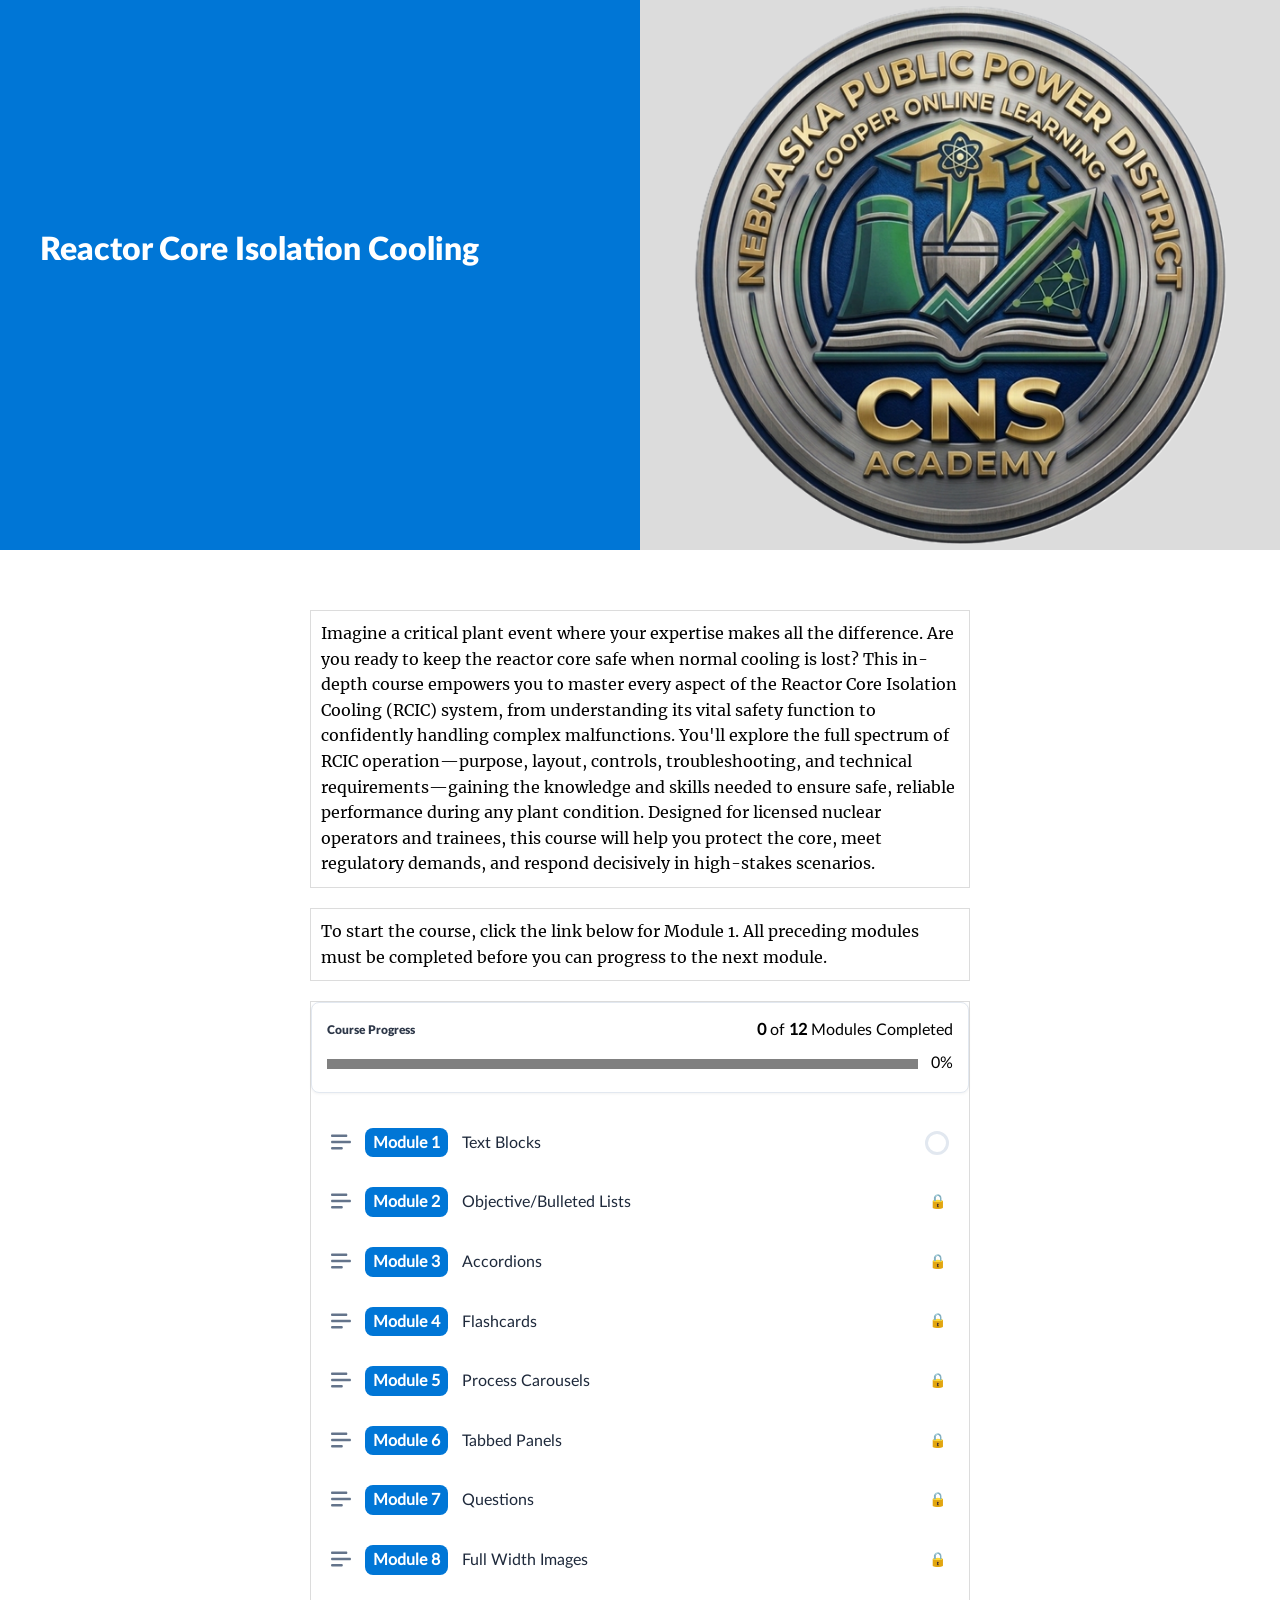
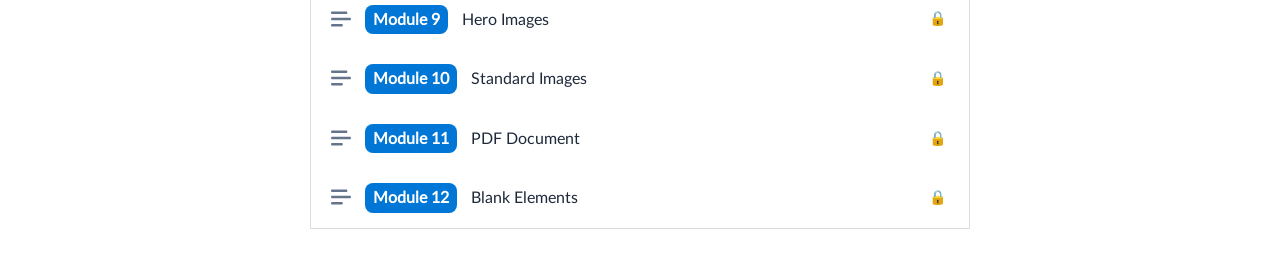
<file: index.html>
<!doctype html>
<html lang="en">
  <head>
    <meta charset="UTF-8" />
    <meta name="viewport" content="width=device-width, initial-scale=1.0" />
    <title>Course</title>
    <link rel="icon" type="image/x-icon" href="./favicon.ico">
    <link rel="stylesheet" href="./course-styles.css" />
  </head>
  <body class="preload">
    <script>
      try {
        if (localStorage.getItem("sidebar_collapsed") === "true") {
          document.body.classList.add("sidebar-collapsed");
        }
      } catch (_) {}
    </script>
    <header class="split-header">
      <div class="split-left">
        <h1 id="mainTitle">Title</h1>
      </div>
      <div class="split-right">
        <img id="courseLogo" alt="Online Learning logo" />
      </div>
    </header>
    <div class="dashboard-wrapper">
      <div id="dashTextAnchor"></div>
      <div class="dash-modules">
        <div id="dashboardProgressContainer"></div>
        <ul id="mainCourseList"></ul>
      </div>
    </div>
    <script defer src="./index-data.js"></script>
    <script defer src="./course-engine.js"></script>
  </body>
</html>
</file>
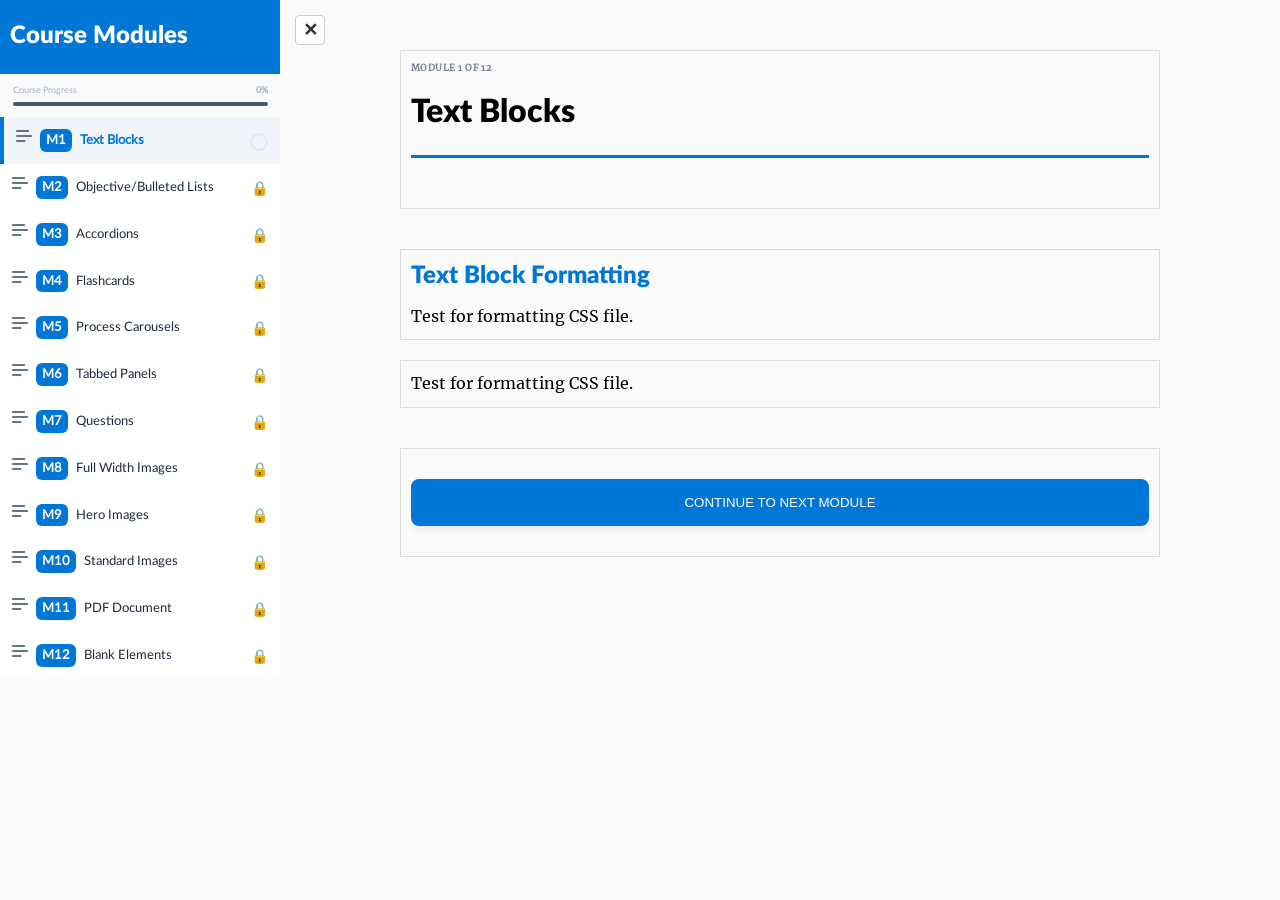
<file: module.html>
<!doctype html>
<html lang="en">
  <head>
    <meta charset="UTF-8" />
    <meta name="viewport" content="width=device-width, initial-scale=1.0" />
    <title>Module</title>
    <link rel="icon" type="image/x-icon" href="./favicon.ico">
    <link rel="stylesheet" href="./course-styles.css" />
  </head>
  <body class="preload">
    <script>
      try {
        if (localStorage.getItem("sidebar_collapsed") === "true") {
          document.body.classList.add("sidebar-collapsed");
        }
      } catch (_) {}
    </script>
    <div class="module-wrapper">
      <aside class="sidebar">
        <h2 id="sidebarHeaderTitle">Title</h2>
        <div id="sidebarProgressContainer"></div>
        <ul id="sidebarCourseList"></ul>
      </aside>
      <main class="main-content">
        <button class="toggle-btn" id="sidebarToggle" data-tooltip="Hide Module List" aria-label="Toggle Navigation Sidebar" aria-expanded="true"></button>
        <div id="moduleHeaderArea" class="main-header"></div>
        <div id="moduleContentArea"></div>
        <div class="main-continue">
          <button id="continueBtn" class="continue-btn">Continue to next module</button>
        </div>
      </main>
    </div>
    <script src="./index-data.js"></script>
    <script>
      function loadScript(src) {
        return new Promise((resolve, reject) => {
          const s = document.createElement("script");
          s.src = src;
          s.onload = resolve;
          s.onerror = () => reject(new Error("Failed to load " + src));
          document.head.appendChild(s);
        });
      }

      loadScript(window.NavigationContext.currentDataFile)
        .then(() => loadScript("./course-engine.js"))
        .catch(err => {
          document.getElementById("moduleContentArea").textContent =
            "This module could not be loaded.";
          console.error(err);
        });
    </script>
  </body>
</html>
</file>
<file: course-styles.css>
/* ==================================================
   1. GLOBAL VARIABLES & RESET
   ================================================== */
:root {
  --color-primary: #0076d6;
  --color-border: #dee2e6;
  --color-background: #fafafa;
  --accent-hover: #00569e;

  --header-left-bg: #0076d6;
  --header-right-bg: #e9ecef;
  --header-btn-border: #ffffff;
  --header-text-main: #ffffff;

  --sidebar-width: 280px;
  --max-dash-width: 660px;
  --max-content-width: 760px;
  --transition-speed: 0.3s;
}

* {
  box-sizing: border-box;
  margin: 0;
  padding: 0;
}

body.sidebar-collapsed {
  --sidebar-width: 0px;
}

@font-face {
  font-family: "brsMerriweatherReg";
  src: url("./brs-merriweather-reg.woff") format("woff");
  font-weight: 400;
  font-style: normal;
}

@font-face {
  font-family: "brsLatoReg";
  src: url("./brs-lato-regular.woff") format("woff");
  font-weight: 400;
  font-style: normal;
}

@font-face {
  font-family: "brsLatoBlack";
  src: url("./brs-lato-black.woff") format("woff");
  font-weight: 700;
  font-style: normal;
}

.preload * {
  -webkit-transition: none !important;
  -moz-transition: none !important;
  -ms-transition: none !important;
  -o-transition: none !important;
  transition: none !important;
}

/* ==================================================
   2. BASE & TYPOGRAPHY STYLES
   ================================================== */
html {
  font-size: 62.5%;
}

body {
  font-family: "brsMerriweatherReg", serif;
  font-size: 1.6rem;
  line-height: 1.6;
}

h1,
h2,
h3,
h4,
h5,
h6 {
  font-family: "brsLatoBlack", sans-serif;
}

h1 {
  border-bottom: 3px solid var(--color-primary);
  margin-top: 1rem;
  margin-bottom: 4rem;
  padding-bottom: 2rem;
  line-height: 1.4;
}

h2 {
  color: var(--color-primary);
  margin-bottom: 1rem;
  line-height: 1.4;
}

h3 {
  font-size: 2rem;
}

p {
  line-height: 1.6;
}

/* ==================================================
   3. DASHBOARD LAYOUT (CSS Grid) & TEXT STYLES
   ================================================== */
.dashboard-wrapper {
  width: 100%;
  max-width: var(--max-dash-width);
  margin: 0 auto;
  padding: 4rem 0 0 0;
}

.dash-text {
  width: 100%;
  max-width: var(--max-dash-width);
  margin: 2rem auto;
  padding: 1rem 1rem;
  flex-shrink: 0;
  border: 1px solid #dcdcdc;
}

.dash-modules {
  font-family: "brsLatoReg", sans-serif;
  width: 100%;
  max-width: var(--max-dash-width);
  margin: 1rem auto 4rem auto;
  flex-shrink: 0;
  border: 1px solid #dcdcdc;
}

/* ==================================================
   4. MODULE LAYOUT (CSS Grid) & TEXT STYLES
   ================================================== */
.module-wrapper {
  display: grid;
  grid-template-columns: var(--sidebar-width) 1fr;
  height: 100vh;
  overflow: hidden;
}

.sidebar {
  font-family: "brsLatoReg", sans-serif;
  background-color: var(--color-background);
  height: 100%;
  transition: padding var(--transition-speed) ease;
  display: flex;
  flex-direction: column;
  overflow: hidden;
}

.sidebar h2 {
  margin-top: 0;
  margin-bottom: 0;
  padding: 2rem 1rem;
  color: #ffffff;
  background-color: var(--color-primary);
  flex-shrink: 0;
}

#sidebarCourseList {
  overflow-y: auto;
  flex-grow: 1;
  padding-bottom: 4rem;
}

.main-content {
  display: flex;
  flex-direction: column;
  min-width: 0;
  height: 100%;
  overflow-y: auto;
  background-color: var(--color-background);
}

.main-header {
  width: 100%;
  max-width: var(--max-content-width);
  margin: 2rem auto;
  padding: 1rem 1rem;
  border: 1px solid #dcdcdc;
}

.main-text {
  width: 100%;
  max-width: var(--max-content-width);
  margin: 2rem auto;
  padding: 1rem 1rem;
  flex-shrink: 0;
  border: 1px solid #dcdcdc;
}

.main-continue {
  width: 100%;
  max-width: var(--max-content-width);
  margin: 2rem auto 4rem auto;
  padding: 1rem 1rem;
  flex-shrink: 0;
  border: 1px solid #dcdcdc;
}

#moduleHeaderArea {
  display: flex;
  flex-direction: column;
  gap: 0.5rem;
}

.module-sequence-tracker {
  font-size: 0.9rem;
  font-weight: 600;
  text-transform: uppercase;
  color: #718096; /* Slate gray styling */
  letter-spacing: 0.05em;
}

/* ==========================================
   5. DASHBOARD SPLIT-HEADER (50/50)
   ========================================== */
.split-header {
  display: flex;
  justify-content: flex-start;
  align-items: stretch;
  width: 100vw;
  max-width: 100%;
  height: 50vw;
  max-height: 550px;
  padding: 0;
  box-sizing: border-box;
}

.split-header > * {
  flex: 0 0 50%;
  width: 50%;
  height: 100%;
}

.split-left {
  display: flex;
  align-items: center;
  padding: 0 4rem;
  position: relative;
  background-color: var(--color-primary);
}

.split-left h1 {
  border-bottom: none;
  color: #ffffff;
}

.split-left .toggle-btn {
  position: absolute;
  top: 1rem;
  left: 1rem;
  background: rgba(255, 255, 255, 0.1);
  border: 2px solid var(--header-btn-border);
  padding: 0.5rem 1rem;
  border-radius: 20px;
  color: var(--header-text-main);
  cursor: pointer;
  transition: all 0.2s ease;
  z-index: 10;
}

.split-left .toggle-btn:hover {
  background-color: rgba(255, 255, 255, 0.25);
  border-color: #ffffff;
  color: #ffffff;
}

.split-right {
  padding: 0.5rem;
  height: 100%;
  box-sizing: border-box;
  background-color: #dcdcdc;
}

.split-right img {
  width: 100%;
  height: 100%;
  object-fit: contain;
  display: block;
}

/* ==================================================
   6. DASHBOARD/SIDEBAR COURSE LIST
   ================================================== */
.course-list-container {
  list-style-type: none;
  padding: 0;
  margin: 0;
  box-sizing: border-box;
  width: 100%;
}

.course-list-item {
  background-color: #ffffff;
  box-sizing: border-box;
  padding: var(--item-padding);
  gap: var(--item-gap);
}

.course-list-link {
  display: flex;
  align-items: flex-start;
  text-decoration: none;
  width: 100%;
  box-sizing: border-box;
  padding: var(--item-padding);
  gap: var(--item-gap);
  transition: background-color 0.2s ease;
  color: inherit;
}

.course-list-link svg {
  width: 100%;
  height: 100%;
  display: block;
}

.course-list-link:hover {
  background-color: #f8fafc;
}

.lesson-icon {
  width: var(--icon-size);
  height: var(--icon-size);
  color: #64748b;
  flex-shrink: 0;
}

.quiz-icon {
  width: var(--icon-size);
  height: var(--icon-size);
  color: #64748b;
  flex-shrink: 0;
}

.module-number {
  white-space: nowrap;
  font-size: var(--font-size-meta);
  font-weight: 600;
  background-color: var(--color-primary);
  color: #ffffff;
}

.module-title {
  color: #1e293b;
  white-space: nowrap;
  overflow: hidden;
  text-overflow: ellipsis;
  font-size: var(--font-size-title);
}

.progress-container {
  margin-left: auto;
  flex-shrink: 0;
  width: var(--circle-size);
  height: var(--circle-size);
  display: inline-flex;
  align-items: center;
  justify-content: center;
  position: relative;
  cursor: pointer;
}

.progress-container circle {
  fill: none;
  transition: stroke-dashoffset 0.15s ease-out, stroke 0.25s ease-in-out;
  will-change: stroke-dashoffset;
}

.progress-container::after {
  content: attr(data-tooltip);
  position: absolute;
  background-color: #2d3748;
  color: #ffffff;
  font-family: "brsLatoReg", sans-serif;
  font-size: 1.1rem;
  padding: 0.4rem 0.8rem;
  border-radius: 4px;
  white-space: nowrap;
  pointer-events: none;
  opacity: 0;
  visibility: hidden;
  transition: opacity 0.15s ease, visibility 0.15s ease;
  box-shadow: 0 4px 6px rgba(0, 0, 0, 0.1);
  z-index: 200;
}

.progress-track {
  stroke: #e2e8f0;
}

.progress-unstarted {
  stroke: #cbd5e0;
}

.progress-pass {
  fill: #48bb78;
  display: none;
}

.progress-fail {
  fill: #0076d6;
  display: none;
}

.main-view {
  max-width: 760px;
  --item-padding: 1rem;
  --item-gap: 1.4rem;
  --icon-size: 2rem;
  --circle-size: 2.4rem;
  --font-size-meta: 1.6rem;
  --font-size-title: 1.6rem;
}

.main-view .course-list-item {
  padding-top: 0.5rem;
  padding-bottom: 0.5rem;
}

.main-view .lesson-icon {
  margin-top: 0.4rem;
}

.main-view .quiz-icon {
  margin-top: 0.4rem;
}

.main-view .module-number {
  padding: 0.3rem 0.8rem 0.1rem 0.8rem;
  border-radius: 8px;
}

.main-view .module-title {
  padding: 0.3rem 0 0.1rem 0;
}

.main-view .progress-container {
  margin-top: 0.3rem;
}

.main-view .progress-container::after {
  bottom: 125%;
  left: 50%;
  transform: translateX(-50%);
}

.sidebar-view {
  max-width: 280px;
  --item-padding: 0.6rem;
  --item-gap: 0.8rem;
  --icon-size: 1.6rem;
  --circle-size: 1.8rem;
  --font-size-meta: 1.3rem;
  --font-size-title: 1.3rem;
}

.sidebar-header-link {
  color: inherit;
  text-decoration: none;
}

.sidebar-view .lesson-icon {
  margin-top: -0.1rem;
}

.sidebar-view .quiz-icon {
  margin-top: 0.2rem;
}

.sidebar-view .module-number {
  padding: 0.2rem 0.6rem 0 0.6rem;
  border-radius: 6px;
}

.sidebar-view .module-title {
  padding: 0.2rem 0 0 0;
}

.sidebar-view .progress-container {
  margin-top: 0.4rem;
}

.sidebar-view .progress-container::after {
  top: 50%;
  right: 125%;
  transform: translateY(-50%);
}

.progress-container:hover::after {
  opacity: 1;
  visibility: visible;
}

/* ==================================================
   7. MODULE SIDEBAR BUTTON (Show/Hide)
   ================================================== */
.toggle-btn {
  position: sticky;
  top: 1.5rem;
  margin-left: 1.5rem;
  width: 3rem;
  height: 3rem;
  display: flex;
  align-items: center;
  justify-content: center;
  background-color: #ffffff;
  border: 1px solid #cccccc;
  border-radius: 4px;
  color: #333333;
  cursor: pointer;
  font-size: 1.8rem;
  font-weight: bold;
  transition:
    background-color 0.2s ease,
    border-color 0.2s ease;
  justify-self: start;
  z-index: 100;
}

.toggle-btn::before {
  content: "✕";
}

body.sidebar-collapsed .toggle-btn::before {
  content: "☰";
}

.toggle-btn:hover {
  background-color: #f0f0f0;
  border-color: #adadad;
}

.toggle-btn::after {
  content: attr(data-tooltip);
  position: absolute;
  left: 50px;
  top: 50%;
  transform: translateY(-50%);
  background-color: #333333;
  color: #ffffff;
  font-size: 1.2rem;
  padding: 0.5rem 1rem;
  border-radius: 4px;
  white-space: nowrap;
  pointer-events: none;
  opacity: 0;
  visibility: hidden;
  transition:
    opacity 0.2s ease,
    visibility 0.2s ease;
  box-shadow: 0 2px 5px rgba(0, 0, 0, 0.2);
}

body.sidebar-collapsed .toggle-btn::after {
  content: "Show Module List";
}

.toggle-btn:hover::after {
  opacity: 1;
  visibility: visible;
}

/* ==================================================
   8. MODULE IMAGE STYLES
   ================================================== */
.full-width {
  width: 100%;
}

.full-width img {
  width: 100%;
  height: auto;
  margin: 4rem auto;
  display: block;
  object-fit: contain;
}

.hero {
  width: 100%;
  max-width: 860px;
  margin: 4rem auto;
  padding: 0;
}

.hero img {
  width: 100%;
  height: auto;
  display: block;
  object-fit: contain;
}

.standard {
  width: 100%;
  max-width: var(--max-content-width);
  margin: 4rem auto;
  padding: 0;
}

.standard img {
  width: 100%;
  height: auto;
  display: block;
  object-fit: contain;
}

/* ==========================================
   9. MODULE OBJECTIVE LIST
   ========================================== */
.mod-num-list {
  width: 100%;
  max-width: var(--max-content-width);
  margin: 2rem auto;
  padding: 0;
  border: 1px solid #dcdcdc;
}

.mod-num-list ol {
  list-style: none;
  counter-reset: objective-counter;
  padding: 2rem;
  margin: 0 0;
  box-shadow: 0 4px 6px -1px rgba(0, 0, 0, 0.05);
}

.mod-num-list li {
  counter-increment: objective-counter;
  display: flex;
  align-items: center;
  padding-bottom: 2rem;
}

.mod-num-list li:last-child {
  padding-bottom: 0;
}

.mod-num-list li::before {
  content: counter(objective-counter);
  background-color: #0076d6;
  color: #ffffff;
  display: inline-flex;
  align-items: center;
  justify-content: center;
  width: 4rem;
  height: 4rem;
  border-radius: 50%;
  margin-right: 2rem;
  flex-shrink: 0;
  box-shadow: 0 2px 4px rgba(0, 0, 0, 0.08);
}

/* ==========================================
   10. MODULE ACCORDION LAYOUT (Native HTML)
   ========================================== */
.accordion-block {
  width: 100%;
  max-width: var(--max-content-width);
  margin: 2rem auto;
  padding: 0 0;
  border: 1px solid #dee2e6;
  border-radius: 4px;
  overflow: hidden;
  box-shadow: 0 4px 6px -1px rgba(0, 0, 0, 0.05);
  flex-shrink: 0;
  height: auto !important;
}

.item {
  border-bottom: 1px solid #dee2e6;
  background: #ffffff;
  transition: border-left 0.15s ease;
}

.item:last-child {
  border-bottom: none;
}

.trigger {
  font-weight: bold;
  background: white;
  padding: 1.5rem 2rem;
  color: #1a202c;
  cursor: pointer;
  display: flex;
  justify-content: space-between;
  align-items: center;
  list-style: none;
  transition:
    background 0.2s ease,
    padding-left 0.15s ease;
}

.trigger::-webkit-details-marker {
  display: none;
}

.item[open] .trigger {
  padding-left: 1.5rem;
}

.trigger:hover {
  background: #fdfdfd;
}

.trigger::after {
  content: "+";
  color: #a0aec0;
  font-weight: normal;
}

.item[open] .trigger::after {
  content: "\2212";
  color: #718096;
}

.item .text {
  display: none;
  padding: 1.5rem;
  color: #4a5568;
}

.item[open] .text {
  display: block;
  border-left: 3px solid var(--color-primary);
  margin-left: 0.5rem;
  background-color: #f8fafc;
  padding: 1.5rem 2rem;
  color: #4a5568;
}

.item[open] .text:hover {
  background-color: #f1f5f9;
}

/* ==========================================
   11. MODULE CONTINUE BUTTON
   ========================================== */
.continue-btn {
  display: block;
  width: 100%;
  max-width: 100%;
  box-sizing: border-box;
  text-transform: uppercase;
  background-color: #0076d6;
  color: #ffffff;
  border: none;
  border-radius: 8px;
  padding: 16px 24px;
  margin: 2rem 0 2rem 0;
  cursor: pointer;
  box-shadow: 0 4px 6px rgba(0, 0, 0, 0.05);
  transition:
    background-color 0.2s ease,
    transform 0.1s ease;
}

.continue-btn:hover {
  background-color: var(--accent-hover);
}

/* ==================================================
   12. ACTIVE STATE HIGHLIGHTS
   ================================================== */
.active-module-highlight {
  border-left: 4px solid var(--color-primary) !important;
  background-color: #f1f5f9 !important;
}

.active-module-highlight .module-title {
  font-weight: bold;
  color: var(--color-primary);
}


/* ==========================================
   13. OVERALL PROGRESS TRACKING
   ========================================== */
.dashboard-overall-progress-card {
  background: #ffffff;
  border: 1px solid #e2e8f0;
  border-radius: 8px;
  padding: 1.5rem;
  margin-bottom: 2rem;
  box-shadow: 0 1px 3px rgba(0,0,0,0.05);
}
.dashboard-overall-progress-card .progress-meta {
  display: flex;
  justify-content: space-between;
  align-items: center;
  margin-bottom: 0.75rem;
}
.dashboard-overall-progress-card h3 { margin: 0; font-size: 1.2rem; color: #2d3748; }
.dashboard-overall-progress-card progress {
  width: calc(100% - 3.5rem);
  height: 10px;
  border-radius: 5px;
  accent-color: #0076d6;
}
.dashboard-overall-progress-card .progress-bar-wrapper {
  display: flex;
  align-items: center;
  justify-content: space-between;
}

/* Sidebar Compact Mini-Tracker Styling */
.sidebar-overall-progress-mini {
  padding: 1rem 1.25rem;
  border-bottom: 1px solid rgba(255,255,255,0.1);
  font-size: 0.85rem;
}
.sidebar-overall-progress-mini .sidebar-progress-text {
  display: flex;
  justify-content: space-between;
  color: #a0aec0;
  margin-bottom: 0.5rem;
}
.sidebar-overall-progress-mini .sidebar-mini-track {
  width: 100%;
  height: 4px;
  background: #4a5568;
  border-radius: 2px;
  overflow: hidden;
}
.sidebar-overall-progress-mini .sidebar-mini-fill {
  height: 100%;
  background: #0076d6;
  transition: width 0.3s ease;
}

/* ==========================================
   14. FLASHCARDS
   ========================================== */
.flashcards-block {
  width: 100%;
  max-width: var(--max-content-width);
  margin: 2rem auto;
  padding: 0 2rem;
  box-sizing: border-box;
  
  /* Flex layout centers multiple cards vertically, row by row */
  display: flex;
  flex-direction: column;
  align-items: center;
  gap: 2.5rem;
}

.flashcard-component {
  width: 100%;
  margin: 0;
  display: flex;
  justify-content: center;
  box-sizing: border-box;
}

.flashcard-container {
  width: 100%;
  max-width: 500px;
  height: 220px; /* Slightly heightened to clear line-height variations cleanly */
  perspective: 1000px;
  cursor: pointer;
}

.flashcard-card {
  width: 100%;
  height: 100%;
  position: relative;
  transform-style: preserve-3d;
  transition: transform 0.6s cubic-bezier(0.4, 0, 0.2, 1);
  box-shadow: 0 4px 12px rgba(0, 0, 0, 0.08), 0 2px 4px rgba(0, 0, 0, 0.04);
  border-radius: 8px;
}

/* Toggle flip class added via JavaScript listener */
.flashcard-container.flipped .flashcard-card {
  transform: rotateY(180deg);
}

.flashcard-face {
  position: absolute;
  width: 100%;
  height: 100%;
  backface-visibility: hidden;
  display: flex;
  align-items: center;
  justify-content: center;
  padding: 2rem;
  border-radius: 8px;
  box-sizing: border-box;
  text-align: center;
}

.flashcard-front {
  background-color: #ffffff;
  color: #2d3748;
  border: 2px solid var(--color-border);
  font-family: "brsLatoBlack", sans-serif;
  font-size: 1.4rem;
  letter-spacing: 0.02em;
}

.flashcard-back {
  background-color: var(--color-primary);
  color: #ffffff;
  transform: rotateY(180deg);
  border: 2px solid var(--color-primary);
  font-size: 1.3rem;
  line-height: 1.6;
}

/* Hover effect to hint interactivity before clicking */
.flashcard-container:hover .flashcard-card {
  box-shadow: 0 8px 16px rgba(0, 0, 0, 0.12);
}

/* ==========================================
   15. PROCESS CAROUSEL
   ========================================== */
.process-carousel-component {
  max-width: var(--max-content-width);
  margin: 2rem auto;
  padding: 2rem;
  background: #f7fafc;
  border: 1px solid #e2e8f0;
  border-radius: 8px;
  box-sizing: border-box;    /* Ensures internal padding stays inside the 760px limit */
}

.carousel-slides-window {
  position: relative;
  min-height: 160px; /* Prevents layout layout-shifting between layout content updates */
}

.carousel-step {
  display: none;
}

.carousel-step.active-step {
  display: block;
  animation: fadeIn 0.3s ease-in-out;
}

.carousel-controls-bar {
  display: flex;
  align-items: center;
  justify-content: space-between;
  margin-top: 1.5rem;
  padding-top: 1rem;
  border-top: 1px solid #e2e8f0;
}

.carousel-nav-btn {
  padding: 0.5rem 1rem;
  background-color: #0076d6;
  color: #ffffff;
  border: none;
  border-radius: 4px;
  cursor: pointer;
}

.carousel-nav-btn:disabled {
  background-color: #cbd5e0;
  cursor: not-allowed;
}

.carousel-dots-indicator {
  display: flex;
  gap: 0.5rem;
}

.carousel-dot {
  width: 10px;
  height: 10px;
  border-radius: 50%;
  border: none;
  background-color: #cbd5e0;
  cursor: pointer;
}

.carousel-dot.active-dot {
  background-color: #0076d6;
}

@keyframes fadeIn {
  from { opacity: 0; }
  to { opacity: 1; }
}

/* ==========================================
   16. QUIZ COMPONENT STYLES
   ========================================== */
.quiz-component {
  max-width: var(--max-content-width);
  margin: 2rem auto;
  padding: 0;
  box-sizing: border-box;    /* Ensures internal padding stays inside the 760px limit */
}

.quiz-container {
  background: var(--card-bg, #ffffff);
  border: 1px solid var(--border-color, #e2e8f0);
  border-radius: 0.8rem;
  padding: 2rem;
  box-shadow: 0 4px 6px -1px rgba(0, 0, 0, 0.05), 0 2px 4px -1px rgba(0, 0, 0, 0.03);
}

.quiz-question-header h2 {
  font-size: 0.85rem;
  text-transform: uppercase;
  letter-spacing: 0.05em;
  color: var(--text-muted, #718096);
  margin: 0 0 0.5rem 0;
}

.quiz-question-text {
  font-weight: 600;
  color: var(--text-main, #2d3748);
  margin: 0 0 1.5rem 0;
  line-height: 1.5;
}

.quiz-choices-form {
  display: flex;
  flex-direction: column;
  gap: 0.75rem;
}

.quiz-choice-item {
  position: relative;
}

.quiz-choice-label {
  display: flex;
  align-items: flex-start;
  gap: 0.75rem;
  padding: 1rem;
  background: var(--bg-hover, #f8fafc);
  border: 1px solid var(--border-color, #e2e8f0);
  border-radius: 6px;
  cursor: pointer;
  transition: all 0.2s ease;
}

.quiz-choice-label:hover {
  background: var(--bg-hover-darker, #edf2f7);
  border-color: var(--brand-color, #0076d6);
}

/* Custom indicator state focus styling */
.quiz-radio-input {
  /* 1. Prevent default operating system rendering variations */
  -webkit-appearance: none;
  appearance: none;
  
  /* 2. Force precise pixel mapping using your preferred dimensions */
  width: 1.6rem;
  height: 1.6rem;
  margin-top: 0.1rem;
  flex-shrink: 0; /* Prevents the circle from squishing if text wraps */

  /* 3. Build a completely predictable, scalable custom base circle */
  background-color: var(--card-bg, #ffffff);
  border: 2px solid var(--border-color, #e2e8f0);
  border-radius: 50%;
  cursor: pointer;
  
  /* 4. Prepare a smooth transition effect for selection styling */
  display: inline-flex;
  align-items: center;
  justify-content: center;
  transition: all 0.15s ease-in-out;
}

/* Hover style for the custom radio button */
.quiz-radio-input:hover:not(:disabled) {
  border-color: var(--brand-color, #0076d6);
}

/* Uniformly scaled selection inner-dot state */
.quiz-radio-input:checked {
  border-color: var(--brand-color, #0076d6);
  background-color: var(--brand-color, #0076d6);
  
  /* Creates a clean inner circle using a white inset box-shadow */
  box-shadow: inset 0 0 0 4px var(--card-bg, #ffffff);
}

/* Disabled styling layout */
.quiz-radio-input:disabled {
  background-color: var(--disabled-color, #cbd5e1);
  border-color: var(--disabled-color, #cbd5e1);
  box-shadow: none;
  cursor: not-allowed;
}

.quiz-choice-text {
  color: var(--text-main, #2d3748);
  line-height: 1.4;
}

/* Button & Action Areas */
.quiz-action-bar {
  margin-top: 1.25rem;
  display: flex;
  justify-content: flex-start;
}

.quiz-submit-btn {
  background-color: var(--brand-color, #0076d6);
  color: #ffffff;
  padding: 0.75rem 1.5rem;
  border: none;
  border-radius: 6px;
  cursor: pointer;
  transition: background-color 0.15s ease;
}

.quiz-submit-btn:hover:not(:disabled) {
  background-color: var(--brand-color-dark, #00569d);
}

.quiz-submit-btn:disabled {
  background-color: var(--disabled-color, #cbd5e1);
  color: var(--text-muted, #718096);
  cursor: not-allowed;
}

/* Interactive Feedback Messaging Engine Boxes */
.quiz-feedback-box {
  margin-top: 1.5rem;
  padding: 1.25rem;
  border-radius: 0.8rem;
  line-height: 1.5;
  animation: slideInDown 0.2s cubic-bezier(0.16, 1, 0.3, 1);
}

.quiz-feedback-box strong {
  display: block;
  margin-bottom: 0.25rem;
}

.quiz-feedback-box p {
  margin: 0;
}

.feedback-warning {
  background-color: #fffbeb;
  border: 1px solid #fef3c7;
  color: #b45309;
}

.feedback-success {
  background-color: #f0fdf4;
  border: 1px solid #bbf7d0;
  color: #15803d;
}

.feedback-error {
  background-color: #fef2f2;
  border: 1px solid #fee2e2;
  color: #b91c1c;
}

.quiz-retry-prompt {
  margin-top: 0.5rem !important;
  font-size: 1rem;
  font-style: italic;
  opacity: 0.85;
}

/* CSS Animation for smoother reveal */
@keyframes slideInDown {
  from {
    opacity: 0;
    transform: translateY(-8px);
  }
  to {
    opacity: 1;
    transform: translateY(0);
  }
}

/* ==========================================
   17. PDF DOCUMENT COMPONENT STYLES
   ========================================== */
.pdf-component.full-viewport-pdf {
  margin: 2rem auto;
  padding: 2rem 2rem;
}

.pdf-container.embed-layout {
  display: flex;
  flex-direction: column;
  background: var(--card-bg, #ffffff);
  border: 1px solid var(--border-color, #e2e8f0);
  border-radius: 0.8rem;
  padding: 1rem;
  box-shadow: 0 4px 6px -1px rgba(0, 0, 0, 0.05);
  
  /* UPDATED: Sets total outer container box height safely to 100vh - 4rem */
  height: calc(100vh - 4rem); 
  box-sizing: border-box;
}

/* Fluid internal window filling remaining space dynamically */
.pdf-viewer-window {
  width: 100%;
  flex-grow: 1;
  border: 1px solid var(--border-color, #cbd5e1);
  border-radius: 6px;
  background: #f1f5f9;
  overflow: hidden;
}

.pdf-viewer-window iframe {
  border: none;
  display: block;
}

/* Action button area bar structure sizing locks */
.pdf-action-footer {
  display: flex;
  align-items: center;
  margin-top: 1rem;
  height: 3rem;
  flex-shrink: 0;
}

/* Action Link Design Layout */
.pdf-download-btn {
  display: inline-flex;
  align-items: center;
  gap: 0.5rem;
  background-color: var(--bg-hover, #f8fafc);
  color: var(--brand-color, #0076d6);
  border: 1px solid var(--brand-color, #0076d6);
  font-size: 0.95rem;
  font-weight: 600;
  padding: 0.6rem 1.2rem;
  text-decoration: none;
  border-radius: 6px;
  transition: all 0.15s ease-in-out;
}

.pdf-download-btn:hover {
  background-color: var(--brand-color, #0076d6);
  color: #ffffff;
}

.pdf-btn-arrow {
  font-size: 0.85rem;
}

/* Responsive Tablet/Mobile Layout Normalization rules */
@media (max-width: 768px) {
  .pdf-viewer-window {
    display: none;
  }
  .pdf-container.embed-layout {
    height: auto; /* Drops calc calculation constraints on mobile phones */
    padding: 1.25rem;
  }
  .pdf-action-footer {
    height: auto;
    margin-top: 0;
  }
}

/* ==========================================
   18. TABBED CORE SELECTION PANELS
   ========================================== */
.tabbed-panel-block {
  width: 100%;
  max-width: var(--max-content-width);
  margin: 2rem auto;
  padding: 0;
  box-sizing: border-box;
}

.tabbed-panel-container {
  background: #ffffff;
  border: 1px solid var(--color-border, #dee2e6);
  border-radius: 0.8rem;
  overflow: hidden;
  box-shadow: 0 4px 6px -1px rgba(0, 0, 0, 0.05);
}

/* Nav Tab Management Rows */
.tabbed-nav-header-bar {
  display: flex;
  background-color: #f8fafc;
  border-bottom: 1px solid var(--color-border, #dee2e6);
}

/* Flex Modifier: Applied when there are 3 or fewer tabs to share container space evenly */
.tabbed-nav-header-bar.tabs-split-width .tab-nav-btn {
  flex: 1;
}

/* Scroll Modifier: Applied when there are more than 3 tabs to enable horizontal browsing */
.tabbed-nav-header-bar.tabs-scroll-width {
  overflow-x: auto;
  scrollbar-width: none; /* Firefox support */
}
.tabbed-nav-header-bar.tabs-scroll-width::-webkit-scrollbar {
  display: none; /* Safari/Chrome support */
}
.tabbed-nav-header-bar.tabs-scroll-width .tab-nav-btn {
  flex-shrink: 0;
  min-width: 140px;
}

/* Tab Item Triggers */
.tab-nav-btn {
  font-family: "brsLatoBlack", sans-serif;
  text-transform: uppercase;
  font-size: 1.1rem;
  font-weight: 700;
  letter-spacing: 0.05em;
  color: #4a5568;
  background-color: #f8fafc;
  border: none;
  border-right: 1px solid var(--color-border, #dee2e6);
  padding: 1.5rem 2rem;
  cursor: pointer;
  transition: background-color 0.2s ease, color 0.2s ease;
  display: inline-flex;
  align-items: center;
  justify-content: center;
  text-align: center;
  line-height: 1.3;
}

.tab-nav-btn:last-child {
  border-right: none;
}

.tab-nav-btn:hover:not(.active-tab) {
  background-color: #edf2f7;
  color: var(--color-primary, #0076d6);
}

/* Active Highlight Overrides */
.tab-nav-btn.active-tab {
  background-color: #ffffff;
  color: var(--color-primary, #0076d6);
  position: relative;
}

/* Creates a clean top border accent on the active tab, matching panel.png */
.tab-nav-btn.active-tab::before {
  content: "";
  position: absolute;
  top: 0;
  left: 0;
  right: 0;
  height: 3px;
  background-color: var(--color-primary, #0076d6);
}

/* Display Windows for Content Panels */
.tabbed-content-body-window {
  padding: 2.5rem 3rem;
  background-color: #ffffff;
}

.tab-content-panel {
  display: none;
}

.tab-content-panel.active-panel {
  display: block;
  animation: tabFadeIn 0.25s ease-out;
}

.tab-content-panel p {
  font-family: "brsMerriweatherReg", serif;
  font-size: 1.6rem;
  line-height: 1.6;
  color: #2d3748;
}

/* Smooth content transition animation */
@keyframes tabFadeIn {
  from {
    opacity: 0;
    transform: translateY(2px);
  }
  to {
    opacity: 1;
    transform: translateY(0);
  }
}

/* Tablet Responsive Normalizations */
@media (max-width: 768px) {
  .tabbed-nav-header-bar.tabs-split-width {
    overflow-x: auto;
    scrollbar-width: none;
  }
  .tabbed-nav-header-bar.tabs-split-width::-webkit-scrollbar {
    display: none;
  }
  .tabbed-nav-header-bar.tabs-split-width .tab-nav-btn {
    flex: none;
    min-width: 130px;
    padding: 1.25rem 1rem;
  }
  .tabbed-content-body-window {
    padding: 2rem;
  }
}

/* ==========================================
   19. MODULE BULLETED LIST COMPONENT
   ========================================== */
.mod-bullet-list-block {
  width: 100%;
  max-width: var(--max-content-width);
  margin: 2rem auto;
  padding: 0;
  box-sizing: border-box;
}

.mod-bullet-list-card {
  width: 100%;
  border: 1px solid var(--color-border, #dee2e6);
  box-shadow: 0 4px 6px -1px rgba(0, 0, 0, 0.05);
  overflow: hidden;
}

.mod-bullet-list-card ul {
  list-style: none;
  padding: 2.5rem 3rem;
  margin: 0;
  display: flex;
  flex-direction: column;
  gap: 1.5rem;
}

.mod-bullet-list-card li {
  font-family: "brsMerriweatherReg", serif;
  font-size: 1.6rem;
  line-height: 1.6;
  color: #2d3748;
  position: relative;
  padding-left: 2.5rem; /* Leaves exact room for custom bullet placement */
}

.mod-bullet-list-card li::before {
  content: "";
  position: absolute;
  left: 0;
  top: 0.95rem; 
  width: 0.6rem;
  height: 0.6rem;
  background-color: #2d3748; 
  border-radius: 50%; 
  flex-shrink: 0;
}

/* Tablet & Mobile responsive optimization tweaks */
@media (max-width: 768px) {
  .mod-bullet-list-card ul {
    padding: 2rem;
    gap: 1.25rem;
  }
}
</file>
